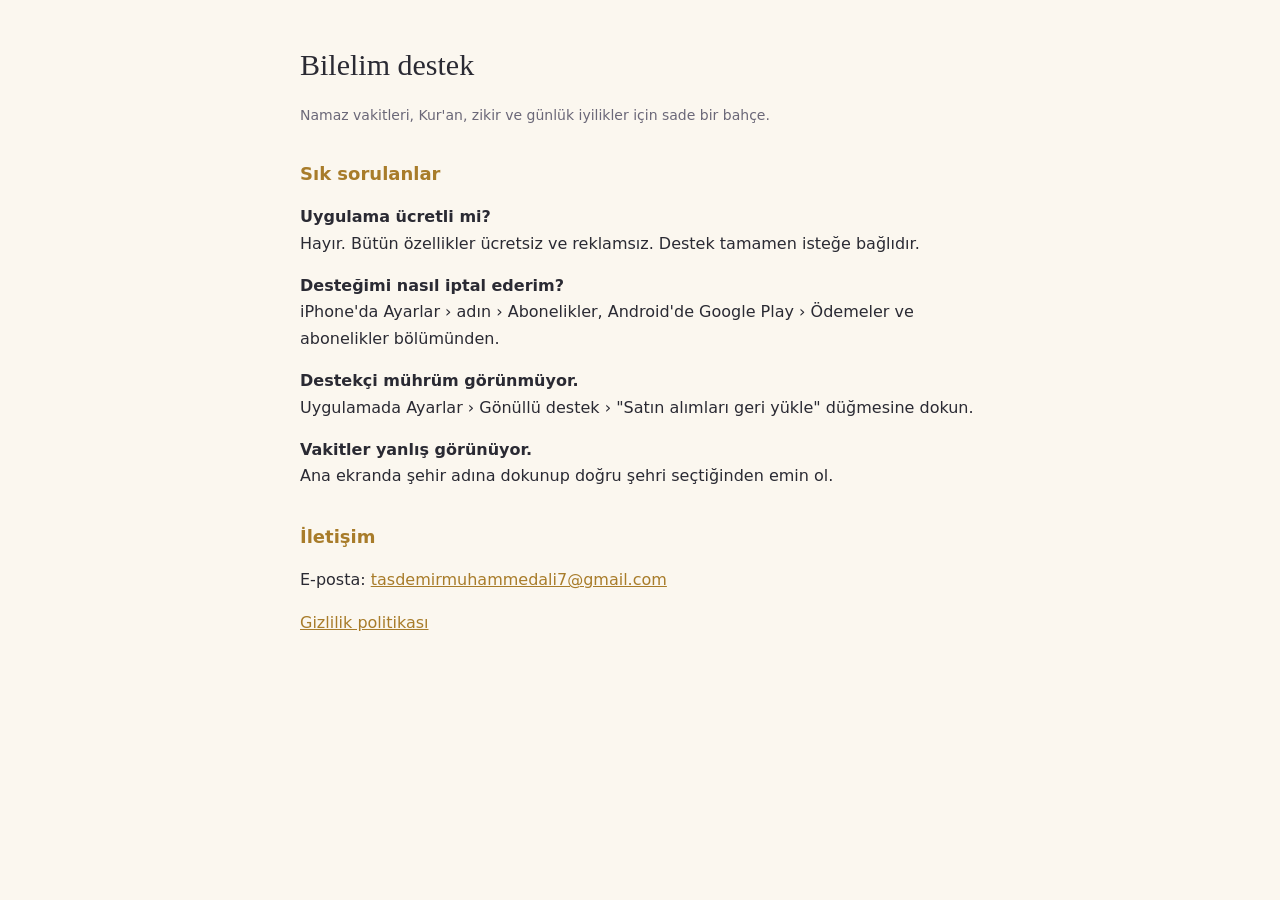
<file: index.html>
<!doctype html><html lang="tr"><head><meta charset="utf-8"><meta name="viewport" content="width=device-width,initial-scale=1">
<title>Bilelim Destek</title><link rel="stylesheet" href="stil.css"></head><body><main>
<h1>Bilelim destek</h1>
<p class="alt">Namaz vakitleri, Kur'an, zikir ve günlük iyilikler için sade bir bahçe.</p>
<h2>Sık sorulanlar</h2>
<p><b>Uygulama ücretli mi?</b><br>Hayır. Bütün özellikler ücretsiz ve reklamsız. Destek tamamen isteğe bağlıdır.</p>
<p><b>Desteğimi nasıl iptal ederim?</b><br>iPhone'da Ayarlar › adın › Abonelikler, Android'de Google Play › Ödemeler ve abonelikler bölümünden.</p>
<p><b>Destekçi mührüm görünmüyor.</b><br>Uygulamada Ayarlar › Gönüllü destek › "Satın alımları geri yükle" düğmesine dokun.</p>
<p><b>Vakitler yanlış görünüyor.</b><br>Ana ekranda şehir adına dokunup doğru şehri seçtiğinden emin ol.</p>
<h2>İletişim</h2>
<p>E-posta: <a href="mailto:tasdemirmuhammedali7@gmail.com">tasdemirmuhammedali7@gmail.com</a></p>
<p><a href="gizlilik.html">Gizlilik politikası</a></p>
</main></body></html>
</file>
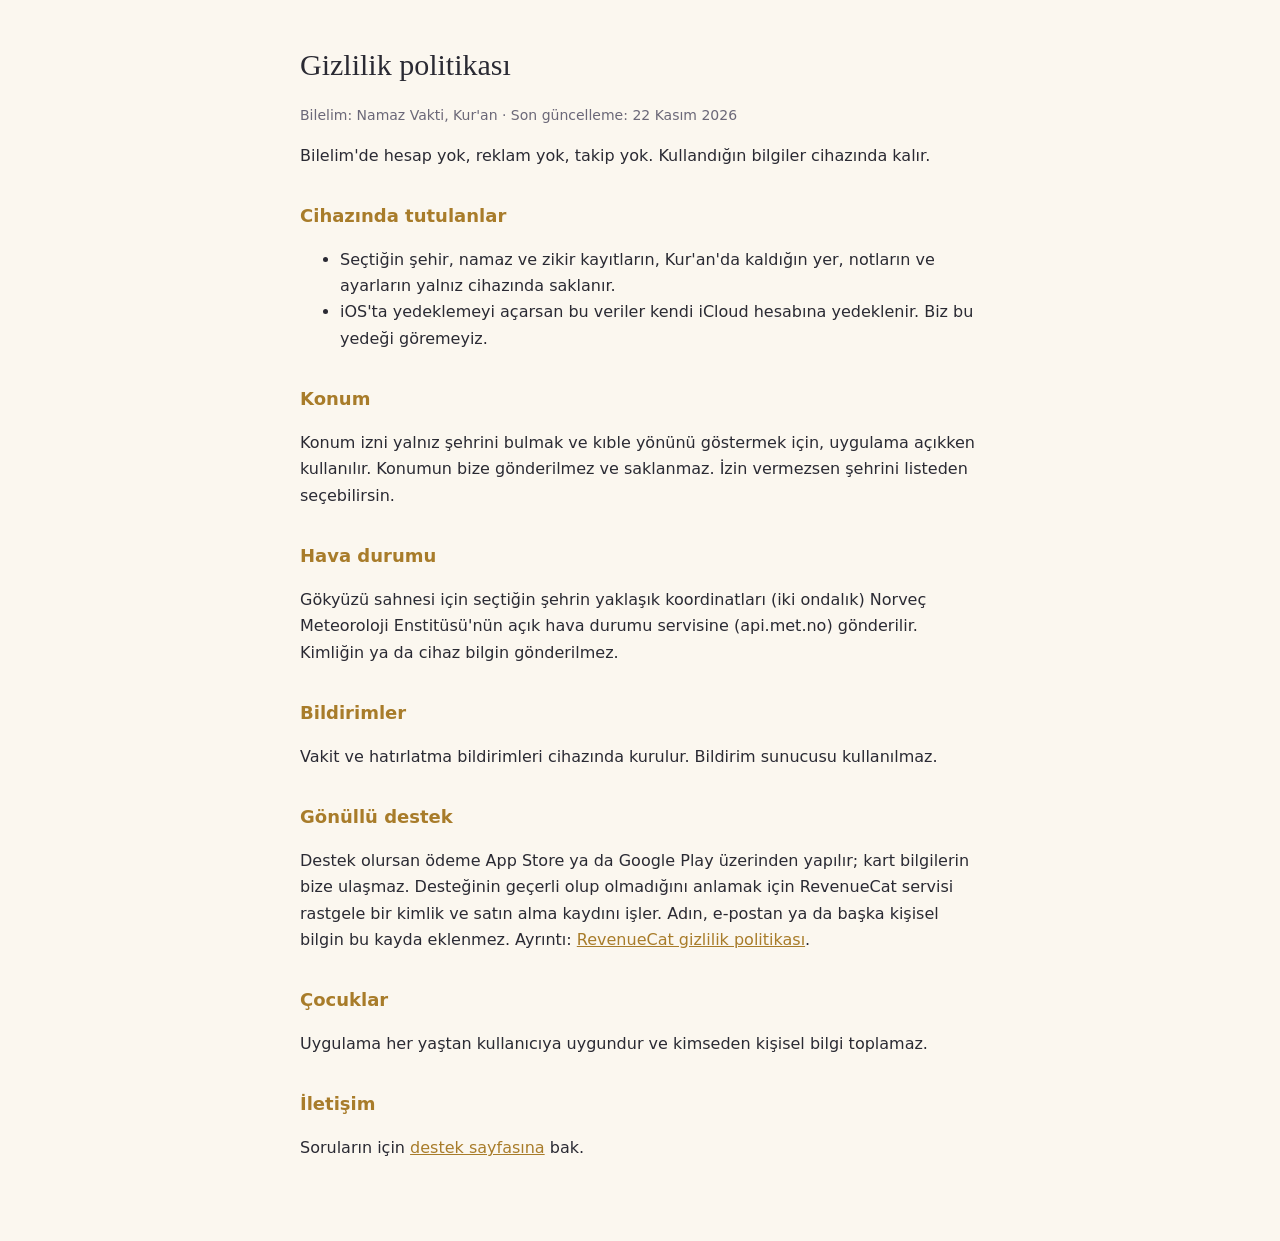
<file: gizlilik.html>
<!doctype html><html lang="tr"><head><meta charset="utf-8"><meta name="viewport" content="width=device-width,initial-scale=1">
<title>Bilelim Gizlilik</title><link rel="stylesheet" href="stil.css"></head><body><main>
<h1>Gizlilik politikası</h1>
<p class="alt">Bilelim: Namaz Vakti, Kur'an · Son güncelleme: 22 Kasım 2026</p>
<p>Bilelim'de hesap yok, reklam yok, takip yok. Kullandığın bilgiler cihazında kalır.</p>
<h2>Cihazında tutulanlar</h2>
<ul>
<li>Seçtiğin şehir, namaz ve zikir kayıtların, Kur'an'da kaldığın yer, notların ve ayarların yalnız cihazında saklanır.</li>
<li>iOS'ta yedeklemeyi açarsan bu veriler kendi iCloud hesabına yedeklenir. Biz bu yedeği göremeyiz.</li>
</ul>
<h2>Konum</h2>
<p>Konum izni yalnız şehrini bulmak ve kıble yönünü göstermek için, uygulama açıkken kullanılır. Konumun bize gönderilmez ve saklanmaz. İzin vermezsen şehrini listeden seçebilirsin.</p>
<h2>Hava durumu</h2>
<p>Gökyüzü sahnesi için seçtiğin şehrin yaklaşık koordinatları (iki ondalık) Norveç Meteoroloji Enstitüsü'nün açık hava durumu servisine (api.met.no) gönderilir. Kimliğin ya da cihaz bilgin gönderilmez.</p>
<h2>Bildirimler</h2>
<p>Vakit ve hatırlatma bildirimleri cihazında kurulur. Bildirim sunucusu kullanılmaz.</p>
<h2>Gönüllü destek</h2>
<p>Destek olursan ödeme App Store ya da Google Play üzerinden yapılır; kart bilgilerin bize ulaşmaz. Desteğinin geçerli olup olmadığını anlamak için RevenueCat servisi rastgele bir kimlik ve satın alma kaydını işler. Adın, e-postan ya da başka kişisel bilgin bu kayda eklenmez. Ayrıntı: <a href="https://www.revenuecat.com/privacy">RevenueCat gizlilik politikası</a>.</p>
<h2>Çocuklar</h2>
<p>Uygulama her yaştan kullanıcıya uygundur ve kimseden kişisel bilgi toplamaz.</p>
<h2>İletişim</h2>
<p>Soruların için <a href="destek.html">destek sayfasına</a> bak.</p>
</main></body></html>
</file>
<file: stil.css>
:root{--zemin:#fbf7ef;--yazi:#2a2a33;--soluk:#6b6878;--altin:#a87c2a}
@media (prefers-color-scheme:dark){:root{--zemin:#0f1530;--yazi:#efe9dc;--soluk:#a9a6b8;--altin:#e2bf7b}}
body{margin:0;background:var(--zemin);color:var(--yazi);font:16px/1.65 -apple-system,system-ui,sans-serif}
main{max-width:680px;margin:0 auto;padding:40px 16px 64px}
h1{font-family:Georgia,serif;font-weight:500;font-size:30px;margin:0 0 4px}
h2{font-size:18px;margin:32px 0 6px;color:var(--altin)}
p,li{color:var(--yazi)} .alt{color:var(--soluk);font-size:14px}
a{color:var(--altin)}
</file>
